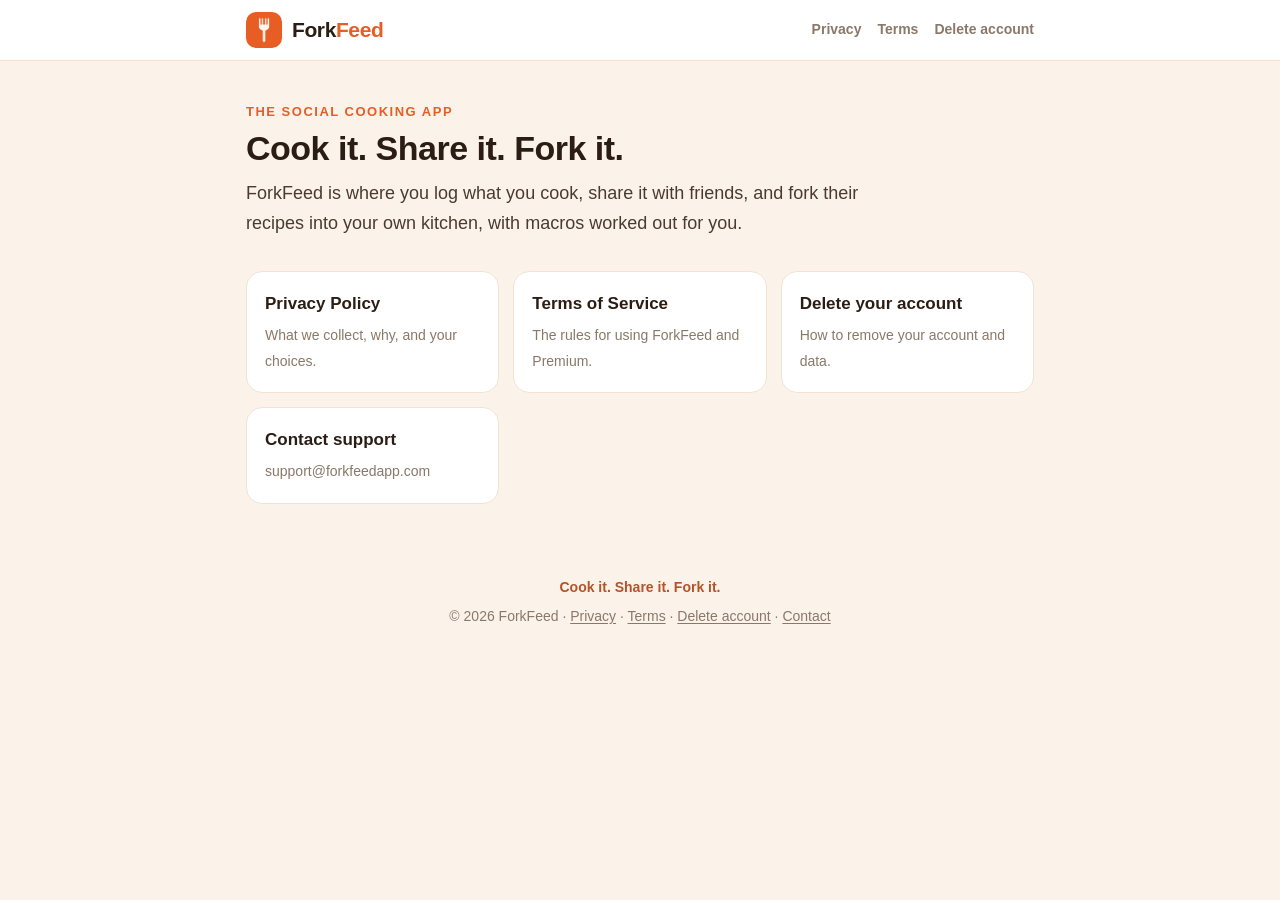
<file: index.html>
<!doctype html>
<html lang="en">
<head>
<meta charset="utf-8">
<meta name="viewport" content="width=device-width, initial-scale=1">
<title>ForkFeed</title>
<meta name="description" content="ForkFeed: the social cooking app. Log what you cook, share it, and fork recipes from people you follow.">
<link rel="icon" href="logo.png">
<link rel="stylesheet" href="style.css">
</head>
<body>
<header class="site-header">
  <div class="inner">
    <a class="brand" href="index.html"><img src="logo.png" alt=""><span>Fork<b>Feed</b></span></a>
    <nav class="nav"><a href="privacy.html">Privacy</a><a href="terms.html">Terms</a><a href="delete-account.html">Delete account</a></nav>
  </div>
</header>

<section class="hero">
  <p class="eyebrow">The social cooking app</p>
  <h1>Cook it. Share it. Fork it.</h1>
  <p class="lede">ForkFeed is where you log what you cook, share it with friends, and fork their recipes into your own kitchen, with macros worked out for you.</p>
</section>
<main>
  <div class="links">
    <a class="link-card" href="privacy.html"><strong>Privacy Policy</strong><span>What we collect, why, and your choices.</span></a>
    <a class="link-card" href="terms.html"><strong>Terms of Service</strong><span>The rules for using ForkFeed and Premium.</span></a>
    <a class="link-card" href="delete-account.html"><strong>Delete your account</strong><span>How to remove your account and data.</span></a>
    <a class="link-card" href="mailto:support@forkfeedapp.com"><strong>Contact support</strong><span>support@forkfeedapp.com</span></a>
  </div>
</main>

<footer>
  <div class="tag">Cook it. Share it. Fork it.</div>
  <div>&copy; 2026 ForkFeed &middot; <a href="privacy.html">Privacy</a> &middot; <a href="terms.html">Terms</a> &middot; <a href="delete-account.html">Delete account</a> &middot; <a href="mailto:support@forkfeedapp.com">Contact</a></div>
</footer>
</body>
</html>
</file>
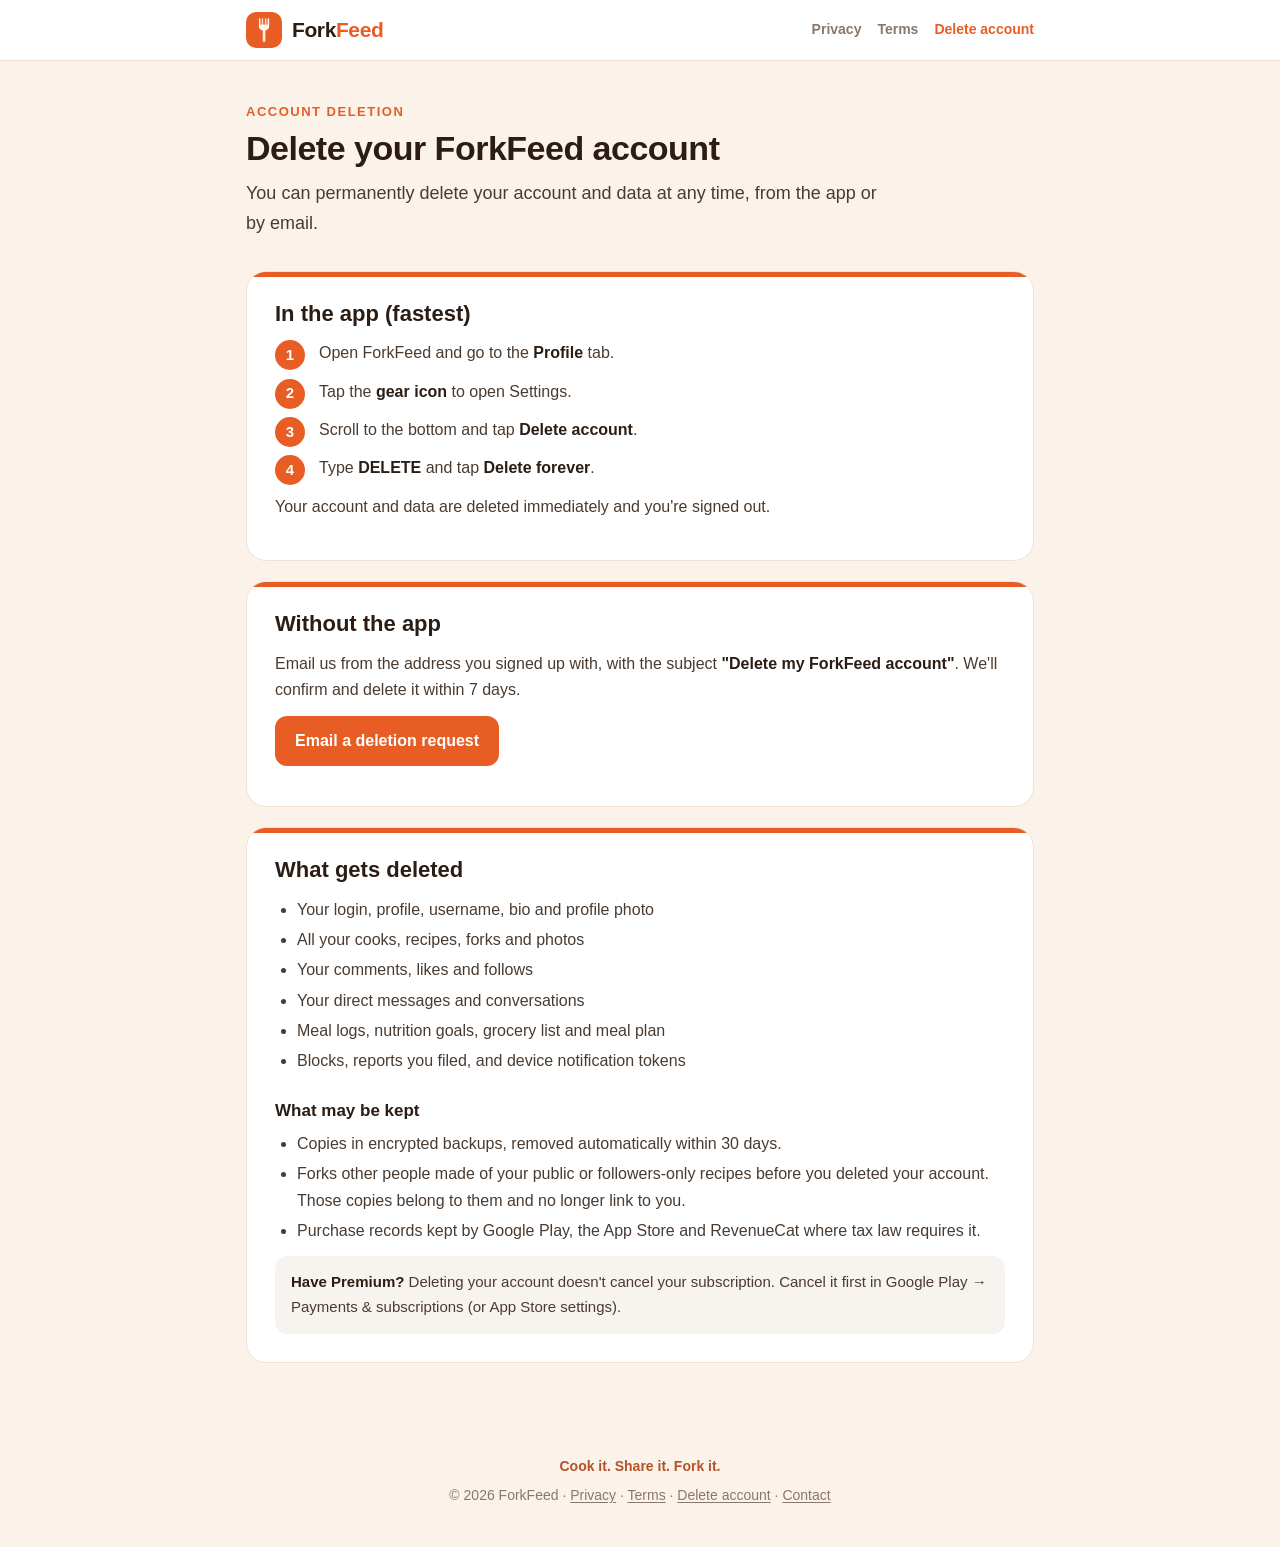
<file: delete-account.html>
<!doctype html>
<html lang="en">
<head>
<meta charset="utf-8">
<meta name="viewport" content="width=device-width, initial-scale=1">
<title>Delete your ForkFeed account</title>
<meta name="description" content="How to delete your ForkFeed account and data.">
<link rel="icon" href="logo.png">
<link rel="stylesheet" href="style.css">
</head>
<body>
<header class="site-header">
  <div class="inner">
    <a class="brand" href="index.html"><img src="logo.png" alt=""><span>Fork<b>Feed</b></span></a>
    <nav class="nav"><a href="privacy.html">Privacy</a><a href="terms.html">Terms</a><a href="delete-account.html" class="active">Delete account</a></nav>
  </div>
</header>

<section class="hero">
  <p class="eyebrow">Account deletion</p>
  <h1>Delete your ForkFeed account</h1>
  <p class="lede">You can permanently delete your account and data at any time, from the app or by email.</p>
</section>
<main>

<div class="card accent">
  <h2>In the app (fastest)</h2>
  <ol class="steps">
    <li>Open ForkFeed and go to the <strong>Profile</strong> tab.</li>
    <li>Tap the <strong>gear icon</strong> to open Settings.</li>
    <li>Scroll to the bottom and tap <strong>Delete account</strong>.</li>
    <li>Type <strong>DELETE</strong> and tap <strong>Delete forever</strong>.</li>
  </ol>
  <p>Your account and data are deleted immediately and you're signed out.</p>
</div>

<div class="card accent">
  <h2>Without the app</h2>
  <p>Email us from the address you signed up with, with the subject <strong>"Delete my ForkFeed account"</strong>. We'll confirm and delete it within 7 days.</p>
  <p><a class="button" href="mailto:support@forkfeedapp.com?subject=Delete%20my%20ForkFeed%20account">Email a deletion request</a></p>
</div>

<div class="card accent">
  <h2>What gets deleted</h2>
  <ul>
    <li>Your login, profile, username, bio and profile photo</li>
    <li>All your cooks, recipes, forks and photos</li>
    <li>Your comments, likes and follows</li>
    <li>Your direct messages and conversations</li>
    <li>Meal logs, nutrition goals, grocery list and meal plan</li>
    <li>Blocks, reports you filed, and device notification tokens</li>
  </ul>
  <h3>What may be kept</h3>
  <ul>
    <li>Copies in encrypted backups, removed automatically within 30 days.</li>
    <li>Forks other people made of your public or followers-only recipes before you deleted your account. Those copies belong to them and no longer link to you.</li>
    <li>Purchase records kept by Google Play, the App Store and RevenueCat where tax law requires it.</li>
  </ul>
  <div class="note"><strong>Have Premium?</strong> Deleting your account doesn't cancel your subscription. Cancel it first in Google Play &rarr; Payments &amp; subscriptions (or App Store settings).</div>
</div>

</main>

<footer>
  <div class="tag">Cook it. Share it. Fork it.</div>
  <div>&copy; 2026 ForkFeed &middot; <a href="privacy.html">Privacy</a> &middot; <a href="terms.html">Terms</a> &middot; <a href="delete-account.html">Delete account</a> &middot; <a href="mailto:support@forkfeedapp.com">Contact</a></div>
</footer>
</body>
</html>
</file>
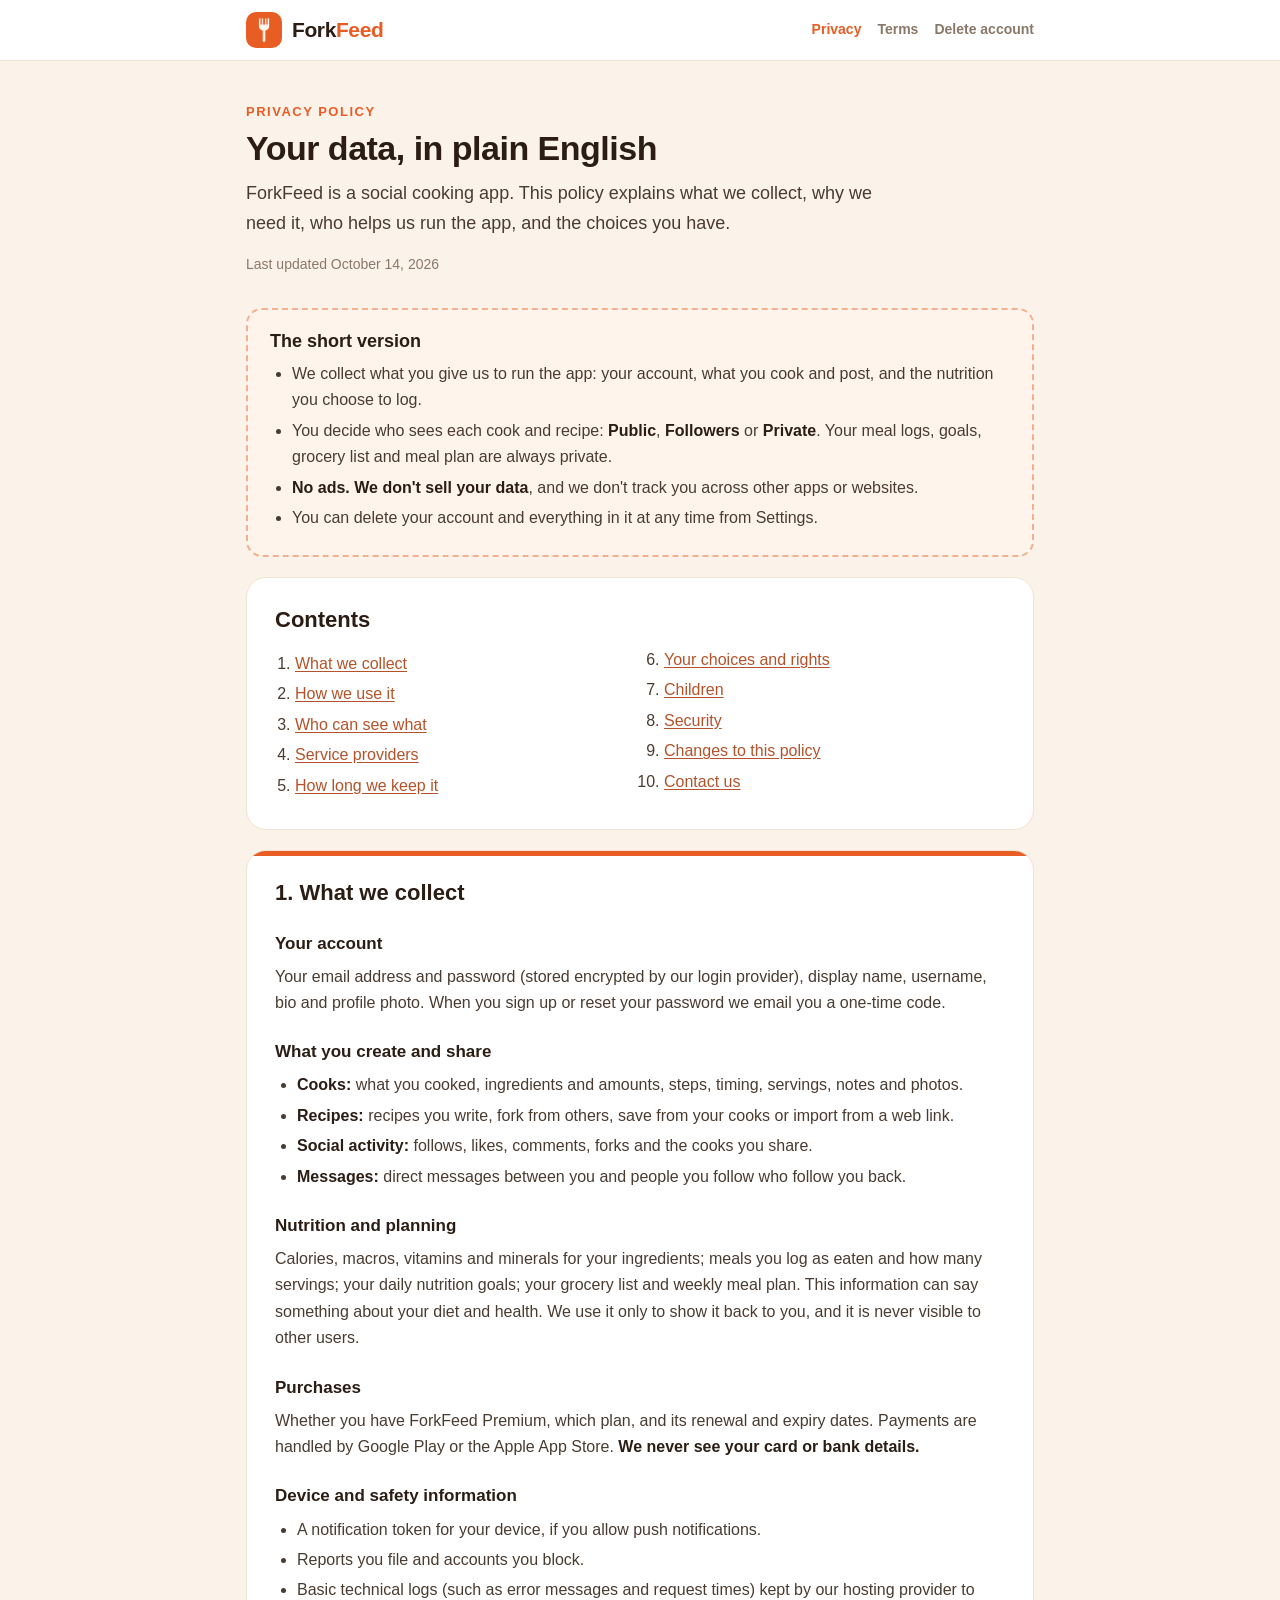
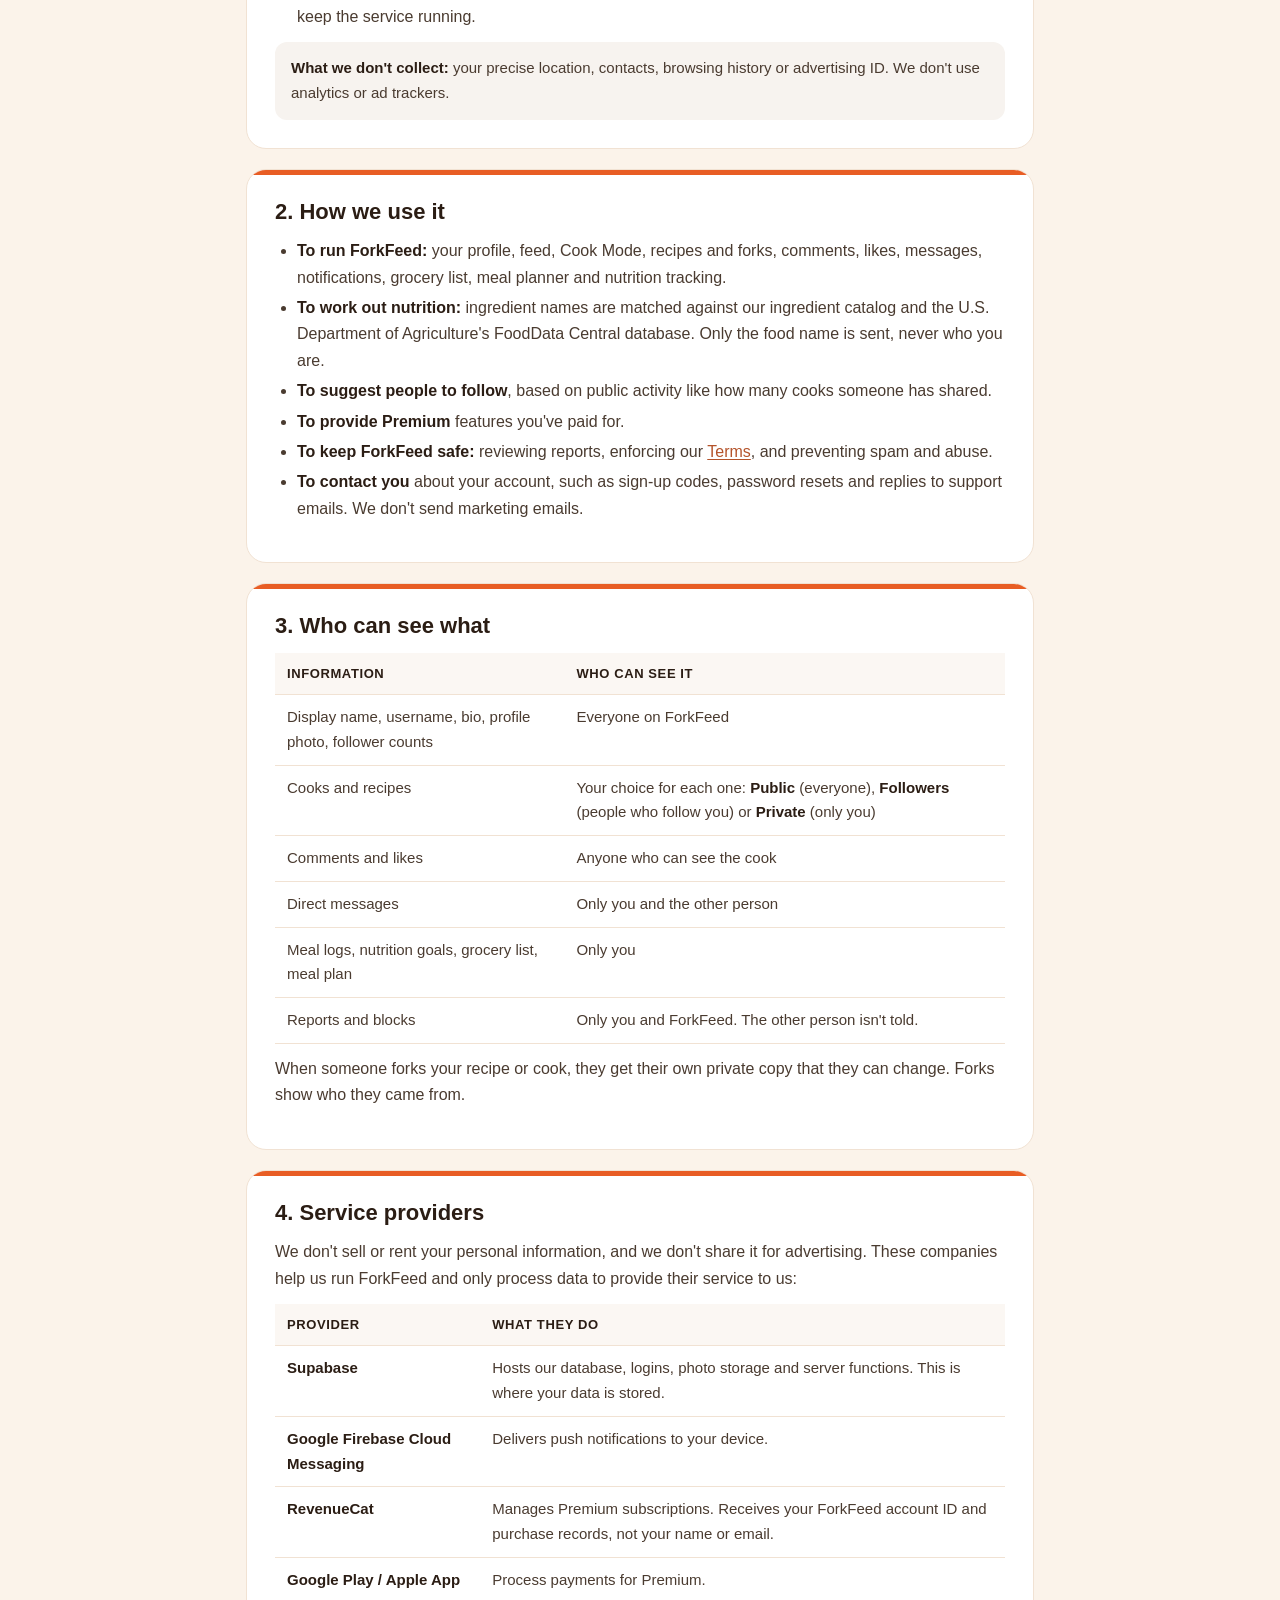
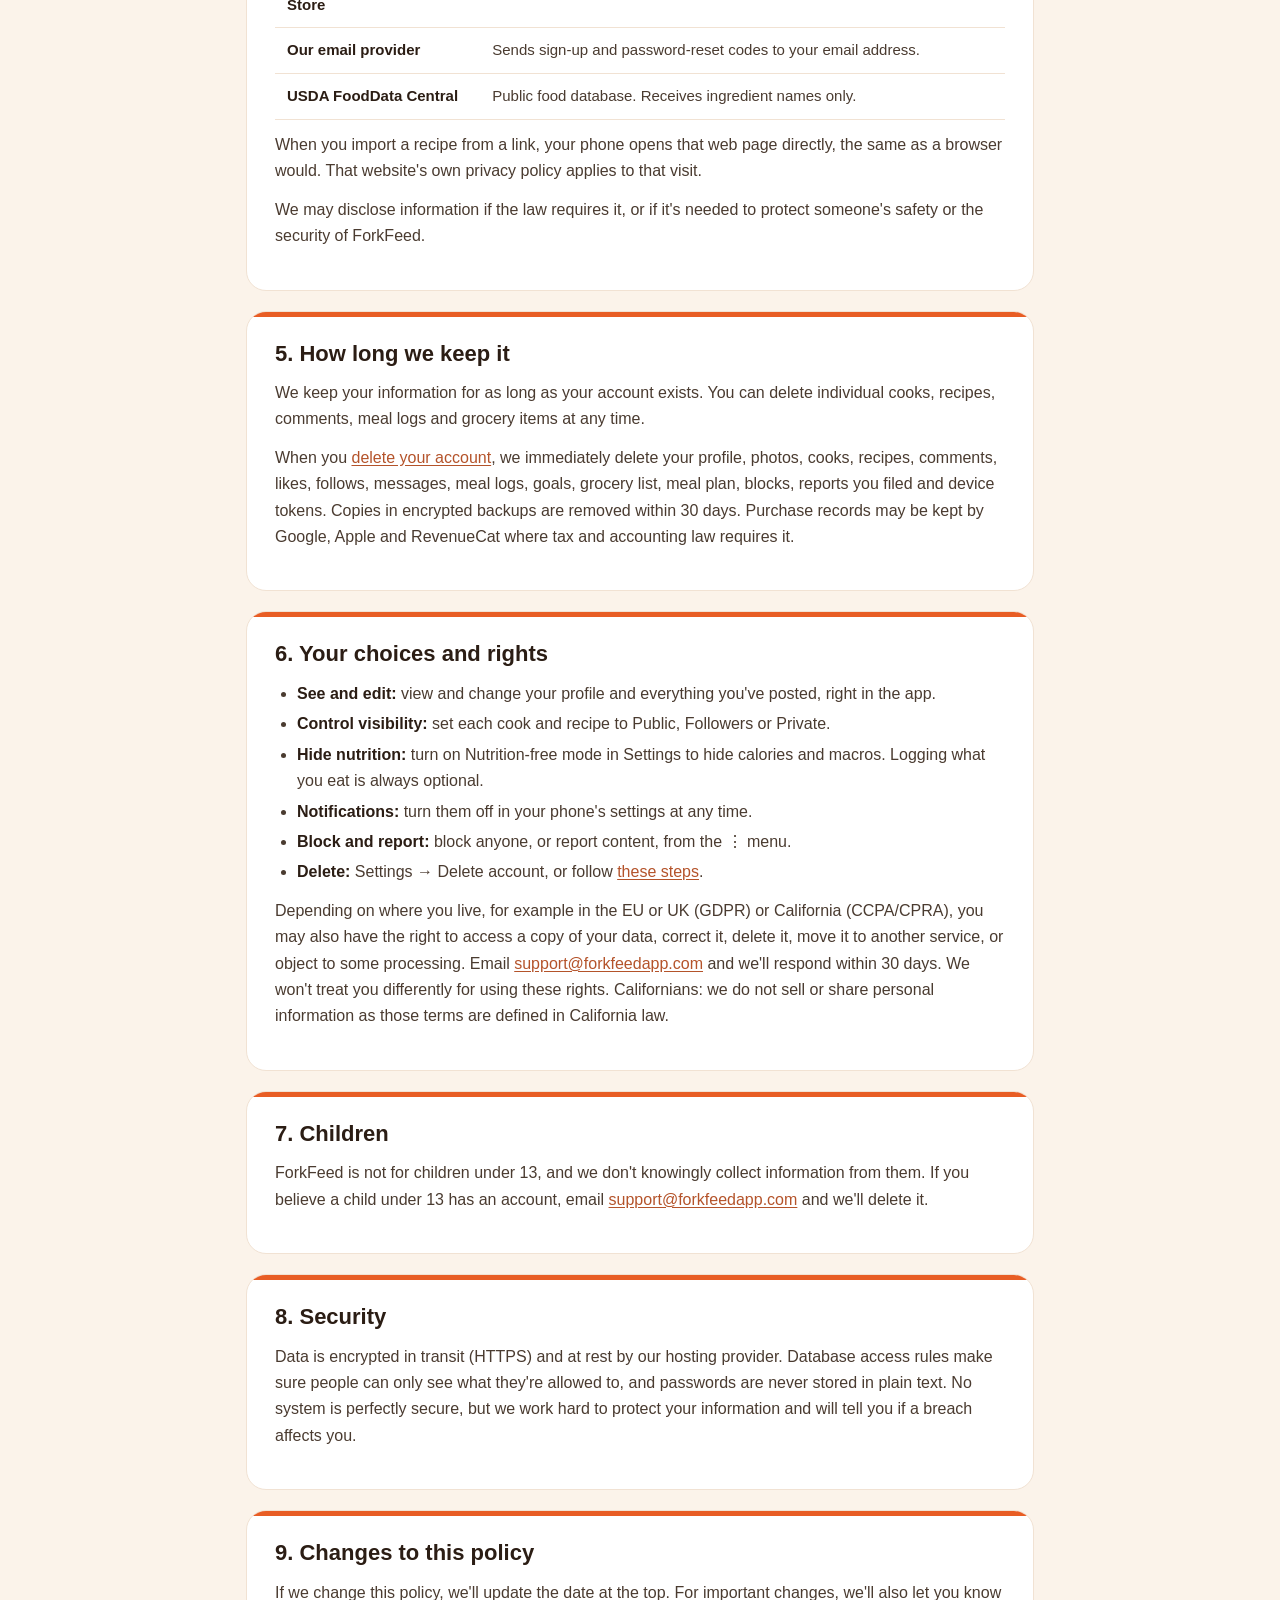
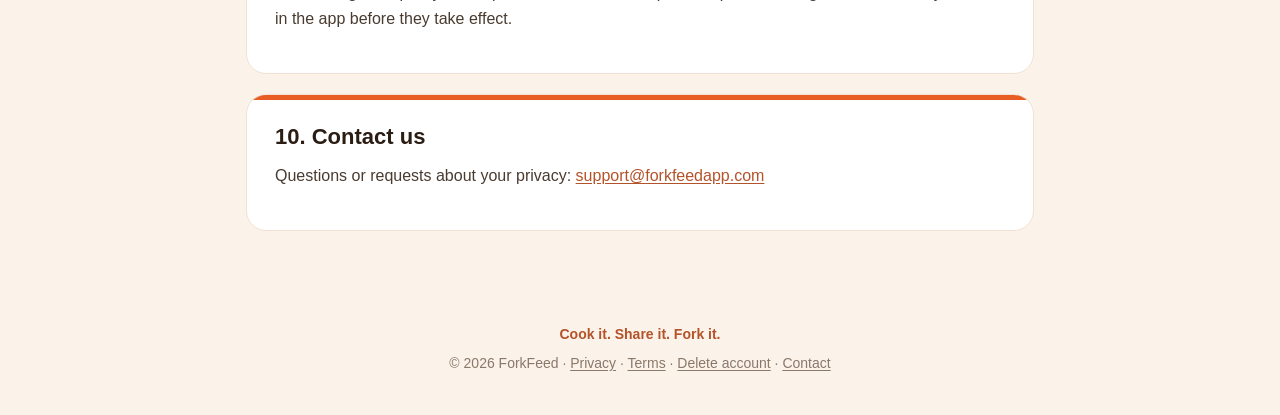
<file: privacy.html>
<!doctype html>
<html lang="en">
<head>
<meta charset="utf-8">
<meta name="viewport" content="width=device-width, initial-scale=1">
<title>ForkFeed Privacy Policy</title>
<meta name="description" content="How ForkFeed collects, uses and protects your information.">
<link rel="icon" href="logo.png">
<link rel="stylesheet" href="style.css">
</head>
<body>
<header class="site-header">
  <div class="inner">
    <a class="brand" href="index.html"><img src="logo.png" alt=""><span>Fork<b>Feed</b></span></a>
    <nav class="nav"><a href="privacy.html" class="active">Privacy</a><a href="terms.html">Terms</a><a href="delete-account.html">Delete account</a></nav>
  </div>
</header>

<section class="hero">
  <p class="eyebrow">Privacy Policy</p>
  <h1>Your data, in plain English</h1>
  <p class="lede">ForkFeed is a social cooking app. This policy explains what we collect, why we need it, who helps us run the app, and the choices you have.</p>
  <p class="updated">Last updated October 14, 2026</p>
</section>
<main>

<div class="summary">
  <h2>The short version</h2>
  <ul>
    <li>We collect what you give us to run the app: your account, what you cook and post, and the nutrition you choose to log.</li>
    <li>You decide who sees each cook and recipe: <strong>Public</strong>, <strong>Followers</strong> or <strong>Private</strong>. Your meal logs, goals, grocery list and meal plan are always private.</li>
    <li><strong>No ads. We don't sell your data</strong>, and we don't track you across other apps or websites.</li>
    <li>You can delete your account and everything in it at any time from Settings.</li>
  </ul>
</div>

<div class="card">
  <h2>Contents</h2>
  <ol class="toc">
    <li><a href="#collect">What we collect</a></li>
    <li><a href="#use">How we use it</a></li>
    <li><a href="#visible">Who can see what</a></li>
    <li><a href="#share">Service providers</a></li>
    <li><a href="#keep">How long we keep it</a></li>
    <li><a href="#rights">Your choices and rights</a></li>
    <li><a href="#children">Children</a></li>
    <li><a href="#security">Security</a></li>
    <li><a href="#changes">Changes to this policy</a></li>
    <li><a href="#contact">Contact us</a></li>
  </ol>
</div>

<div class="card accent">
  <h2 id="collect">1. What we collect</h2>
  <h3>Your account</h3>
  <p>Your email address and password (stored encrypted by our login provider), display name, username, bio and profile photo. When you sign up or reset your password we email you a one-time code.</p>
  <h3>What you create and share</h3>
  <ul>
    <li><strong>Cooks:</strong> what you cooked, ingredients and amounts, steps, timing, servings, notes and photos.</li>
    <li><strong>Recipes:</strong> recipes you write, fork from others, save from your cooks or import from a web link.</li>
    <li><strong>Social activity:</strong> follows, likes, comments, forks and the cooks you share.</li>
    <li><strong>Messages:</strong> direct messages between you and people you follow who follow you back.</li>
  </ul>
  <h3>Nutrition and planning</h3>
  <p>Calories, macros, vitamins and minerals for your ingredients; meals you log as eaten and how many servings; your daily nutrition goals; your grocery list and weekly meal plan. This information can say something about your diet and health. We use it only to show it back to you, and it is never visible to other users.</p>
  <h3>Purchases</h3>
  <p>Whether you have ForkFeed Premium, which plan, and its renewal and expiry dates. Payments are handled by Google Play or the Apple App Store. <strong>We never see your card or bank details.</strong></p>
  <h3>Device and safety information</h3>
  <ul>
    <li>A notification token for your device, if you allow push notifications.</li>
    <li>Reports you file and accounts you block.</li>
    <li>Basic technical logs (such as error messages and request times) kept by our hosting provider to keep the service running.</li>
  </ul>
  <div class="note"><strong>What we don't collect:</strong> your precise location, contacts, browsing history or advertising ID. We don't use analytics or ad trackers.</div>
</div>

<div class="card accent">
  <h2 id="use">2. How we use it</h2>
  <ul>
    <li><strong>To run ForkFeed:</strong> your profile, feed, Cook Mode, recipes and forks, comments, likes, messages, notifications, grocery list, meal planner and nutrition tracking.</li>
    <li><strong>To work out nutrition:</strong> ingredient names are matched against our ingredient catalog and the U.S. Department of Agriculture's FoodData Central database. Only the food name is sent, never who you are.</li>
    <li><strong>To suggest people to follow</strong>, based on public activity like how many cooks someone has shared.</li>
    <li><strong>To provide Premium</strong> features you've paid for.</li>
    <li><strong>To keep ForkFeed safe:</strong> reviewing reports, enforcing our <a href="terms.html">Terms</a>, and preventing spam and abuse.</li>
    <li><strong>To contact you</strong> about your account, such as sign-up codes, password resets and replies to support emails. We don't send marketing emails.</li>
  </ul>
</div>

<div class="card accent">
  <h2 id="visible">3. Who can see what</h2>
  <div class="table-wrap"><table>
    <tr><th>Information</th><th>Who can see it</th></tr>
    <tr><td>Display name, username, bio, profile photo, follower counts</td><td>Everyone on ForkFeed</td></tr>
    <tr><td>Cooks and recipes</td><td>Your choice for each one: <strong>Public</strong> (everyone), <strong>Followers</strong> (people who follow you) or <strong>Private</strong> (only you)</td></tr>
    <tr><td>Comments and likes</td><td>Anyone who can see the cook</td></tr>
    <tr><td>Direct messages</td><td>Only you and the other person</td></tr>
    <tr><td>Meal logs, nutrition goals, grocery list, meal plan</td><td>Only you</td></tr>
    <tr><td>Reports and blocks</td><td>Only you and ForkFeed. The other person isn't told.</td></tr>
  </table></div>
  <p>When someone forks your recipe or cook, they get their own private copy that they can change. Forks show who they came from.</p>
</div>

<div class="card accent">
  <h2 id="share">4. Service providers</h2>
  <p>We don't sell or rent your personal information, and we don't share it for advertising. These companies help us run ForkFeed and only process data to provide their service to us:</p>
  <div class="table-wrap"><table>
    <tr><th>Provider</th><th>What they do</th></tr>
    <tr><td><strong>Supabase</strong></td><td>Hosts our database, logins, photo storage and server functions. This is where your data is stored.</td></tr>
    <tr><td><strong>Google Firebase Cloud Messaging</strong></td><td>Delivers push notifications to your device.</td></tr>
    <tr><td><strong>RevenueCat</strong></td><td>Manages Premium subscriptions. Receives your ForkFeed account ID and purchase records, not your name or email.</td></tr>
    <tr><td><strong>Google Play / Apple App Store</strong></td><td>Process payments for Premium.</td></tr>
    <tr><td><strong>Our email provider</strong></td><td>Sends sign-up and password-reset codes to your email address.</td></tr>
    <tr><td><strong>USDA FoodData Central</strong></td><td>Public food database. Receives ingredient names only.</td></tr>
  </table></div>
  <p>When you import a recipe from a link, your phone opens that web page directly, the same as a browser would. That website's own privacy policy applies to that visit.</p>
  <p>We may disclose information if the law requires it, or if it's needed to protect someone's safety or the security of ForkFeed.</p>
</div>

<div class="card accent">
  <h2 id="keep">5. How long we keep it</h2>
  <p>We keep your information for as long as your account exists. You can delete individual cooks, recipes, comments, meal logs and grocery items at any time.</p>
  <p>When you <a href="delete-account.html">delete your account</a>, we immediately delete your profile, photos, cooks, recipes, comments, likes, follows, messages, meal logs, goals, grocery list, meal plan, blocks, reports you filed and device tokens. Copies in encrypted backups are removed within 30 days. Purchase records may be kept by Google, Apple and RevenueCat where tax and accounting law requires it.</p>
</div>

<div class="card accent">
  <h2 id="rights">6. Your choices and rights</h2>
  <ul>
    <li><strong>See and edit:</strong> view and change your profile and everything you've posted, right in the app.</li>
    <li><strong>Control visibility:</strong> set each cook and recipe to Public, Followers or Private.</li>
    <li><strong>Hide nutrition:</strong> turn on Nutrition-free mode in Settings to hide calories and macros. Logging what you eat is always optional.</li>
    <li><strong>Notifications:</strong> turn them off in your phone's settings at any time.</li>
    <li><strong>Block and report:</strong> block anyone, or report content, from the ⋮ menu.</li>
    <li><strong>Delete:</strong> Settings &rarr; Delete account, or follow <a href="delete-account.html">these steps</a>.</li>
  </ul>
  <p>Depending on where you live, for example in the EU or UK (GDPR) or California (CCPA/CPRA), you may also have the right to access a copy of your data, correct it, delete it, move it to another service, or object to some processing. Email <a href="mailto:support@forkfeedapp.com">support@forkfeedapp.com</a> and we'll respond within 30 days. We won't treat you differently for using these rights. Californians: we do not sell or share personal information as those terms are defined in California law.</p>
</div>

<div class="card accent">
  <h2 id="children">7. Children</h2>
  <p>ForkFeed is not for children under 13, and we don't knowingly collect information from them. If you believe a child under 13 has an account, email <a href="mailto:support@forkfeedapp.com">support@forkfeedapp.com</a> and we'll delete it.</p>
</div>

<div class="card accent">
  <h2 id="security">8. Security</h2>
  <p>Data is encrypted in transit (HTTPS) and at rest by our hosting provider. Database access rules make sure people can only see what they're allowed to, and passwords are never stored in plain text. No system is perfectly secure, but we work hard to protect your information and will tell you if a breach affects you.</p>
</div>

<div class="card accent">
  <h2 id="changes">9. Changes to this policy</h2>
  <p>If we change this policy, we'll update the date at the top. For important changes, we'll also let you know in the app before they take effect.</p>
</div>

<div class="card accent">
  <h2 id="contact">10. Contact us</h2>
  <p>Questions or requests about your privacy: <a href="mailto:support@forkfeedapp.com">support@forkfeedapp.com</a></p>
</div>

</main>

<footer>
  <div class="tag">Cook it. Share it. Fork it.</div>
  <div>&copy; 2026 ForkFeed &middot; <a href="privacy.html">Privacy</a> &middot; <a href="terms.html">Terms</a> &middot; <a href="delete-account.html">Delete account</a> &middot; <a href="mailto:support@forkfeedapp.com">Contact</a></div>
</footer>
</body>
</html>
</file>
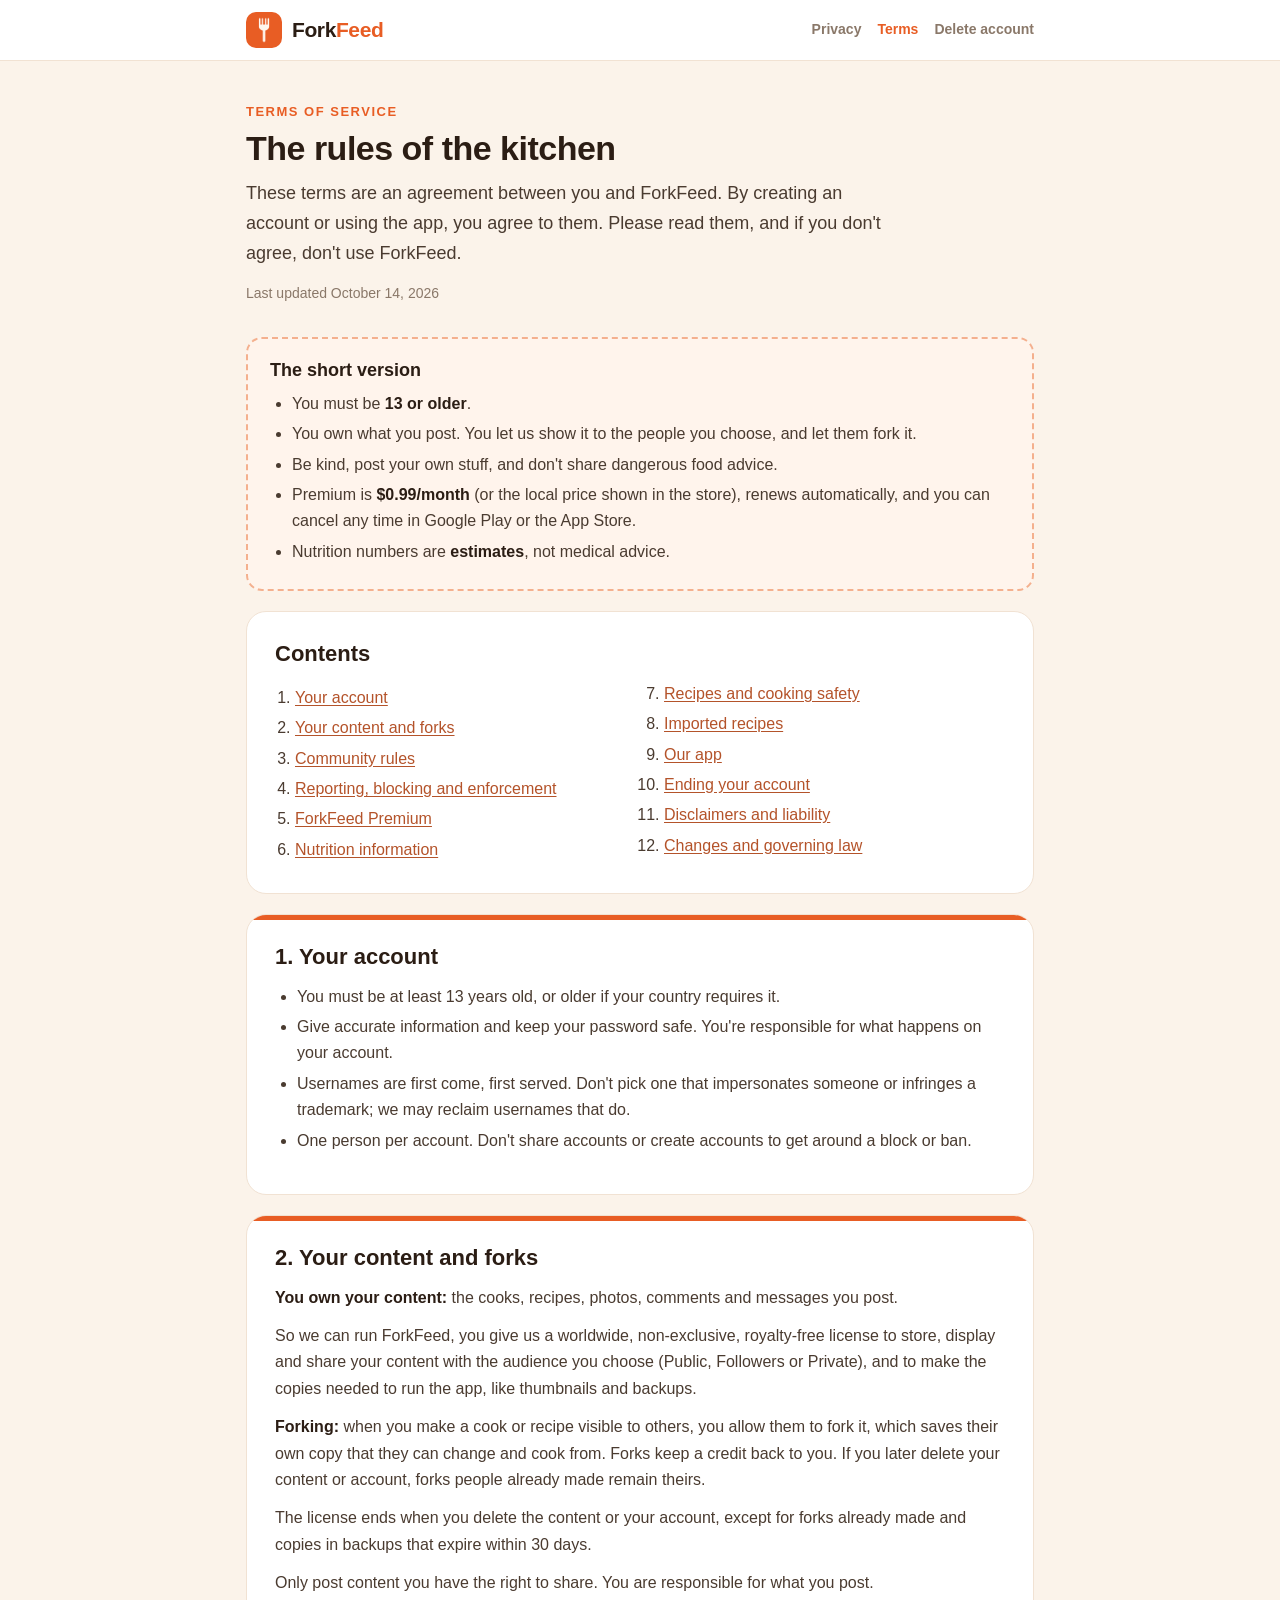
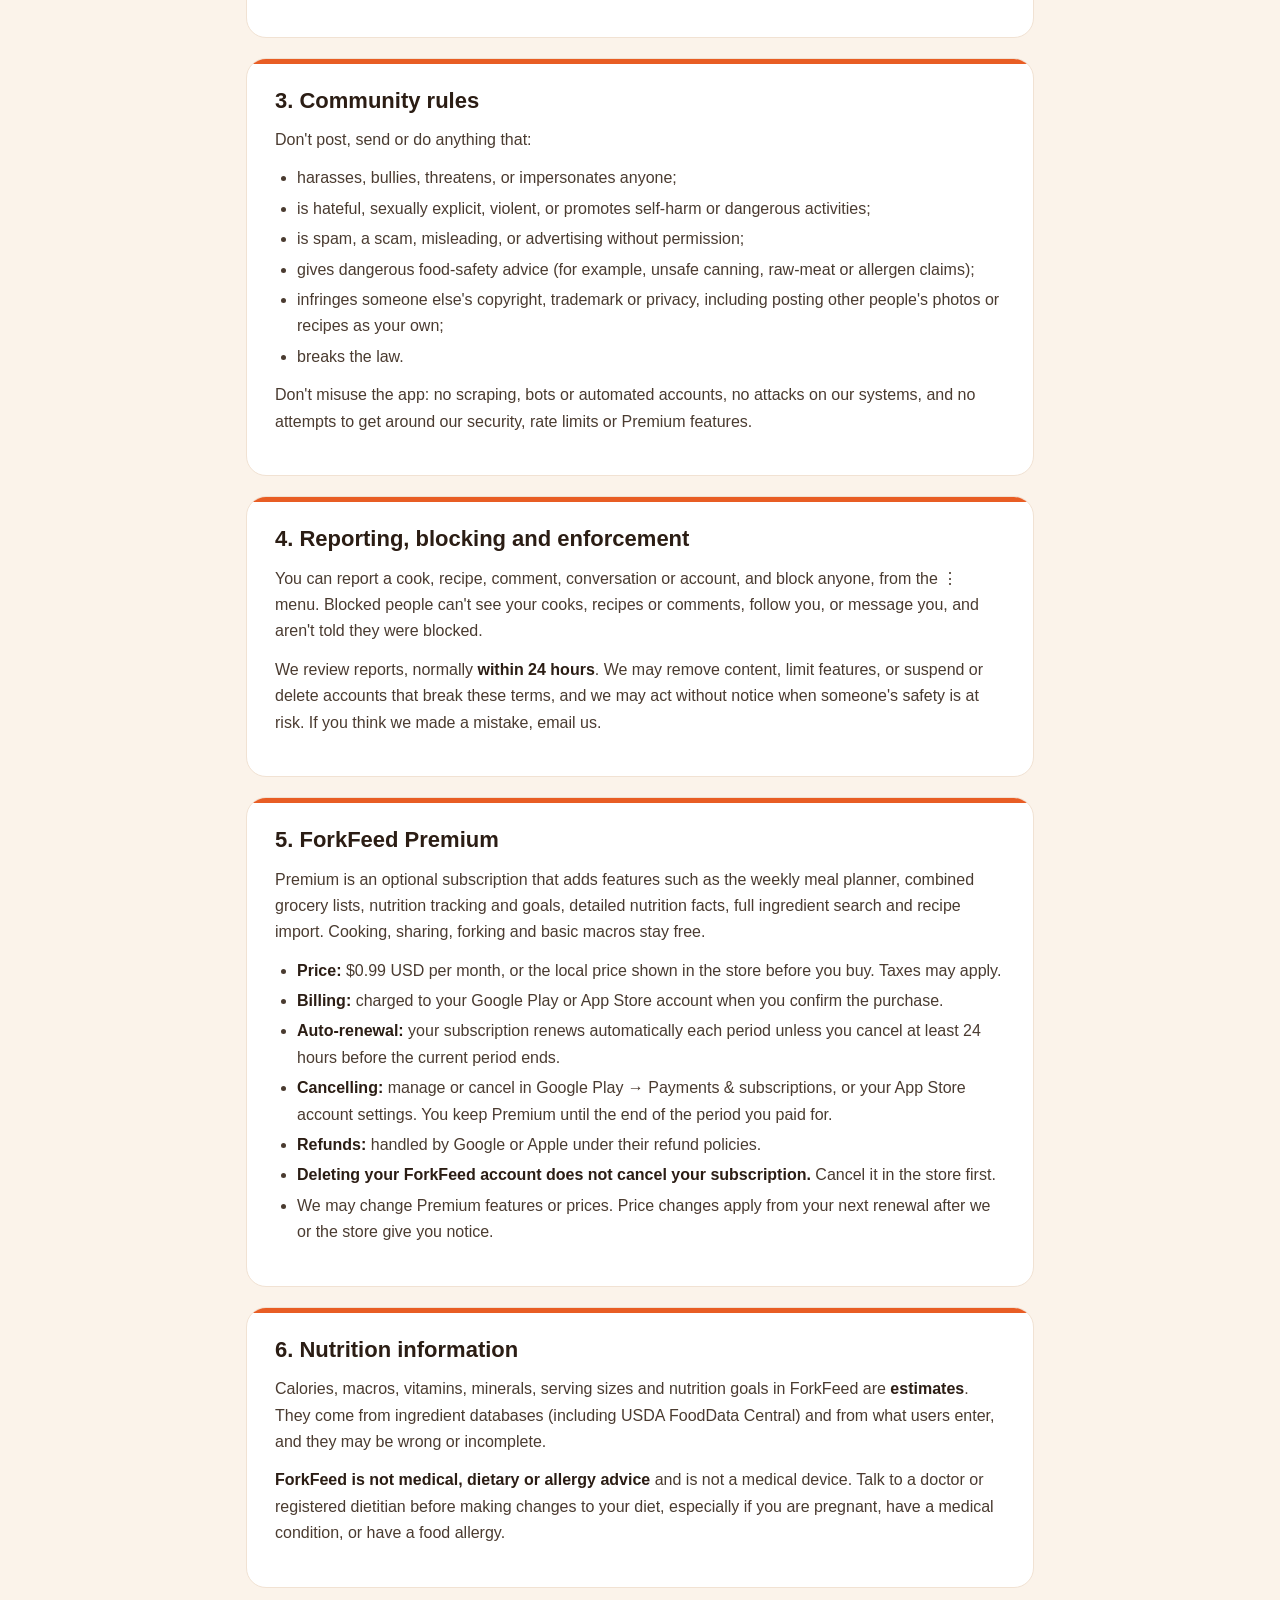
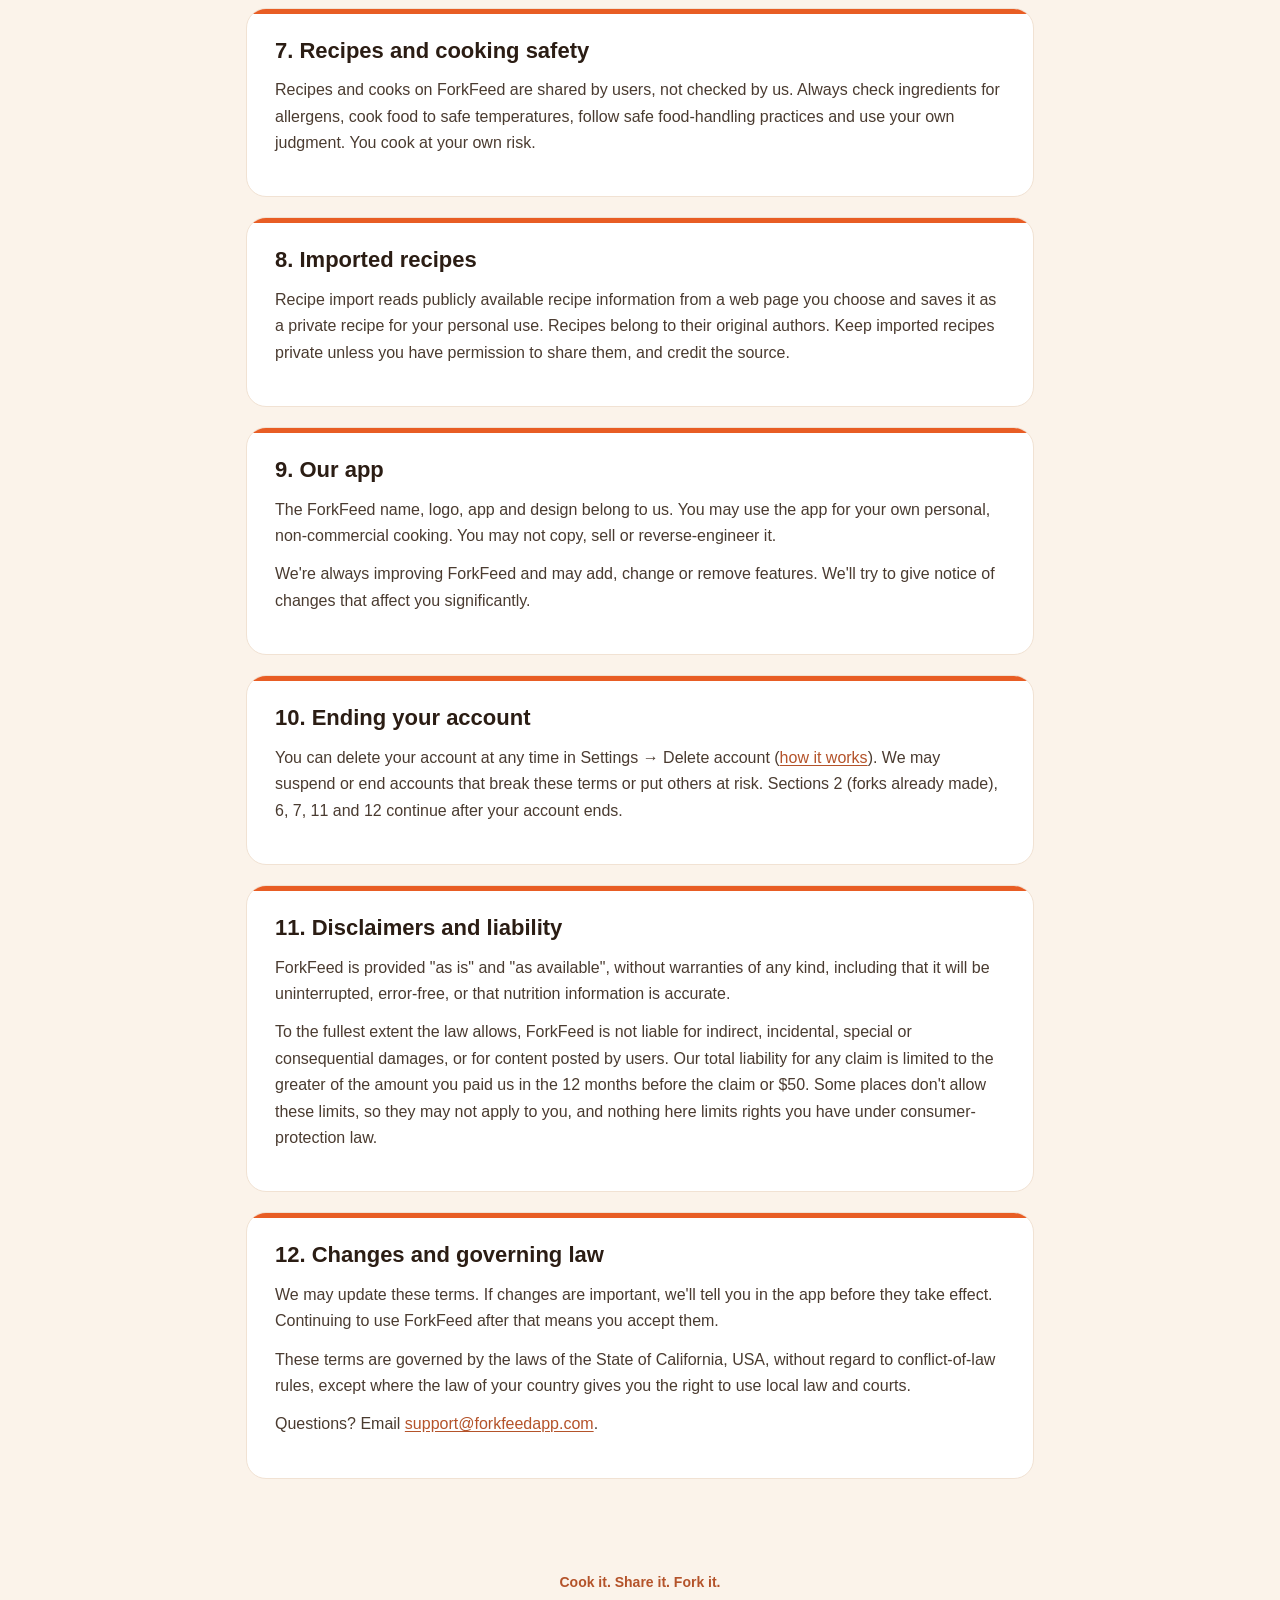
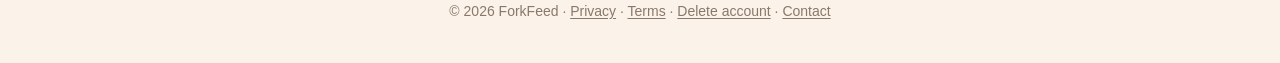
<file: terms.html>
<!doctype html>
<html lang="en">
<head>
<meta charset="utf-8">
<meta name="viewport" content="width=device-width, initial-scale=1">
<title>ForkFeed Terms of Service</title>
<meta name="description" content="The rules for using ForkFeed and ForkFeed Premium.">
<link rel="icon" href="logo.png">
<link rel="stylesheet" href="style.css">
</head>
<body>
<header class="site-header">
  <div class="inner">
    <a class="brand" href="index.html"><img src="logo.png" alt=""><span>Fork<b>Feed</b></span></a>
    <nav class="nav"><a href="privacy.html">Privacy</a><a href="terms.html" class="active">Terms</a><a href="delete-account.html">Delete account</a></nav>
  </div>
</header>

<section class="hero">
  <p class="eyebrow">Terms of Service</p>
  <h1>The rules of the kitchen</h1>
  <p class="lede">These terms are an agreement between you and ForkFeed. By creating an account or using the app, you agree to them. Please read them, and if you don't agree, don't use ForkFeed.</p>
  <p class="updated">Last updated October 14, 2026</p>
</section>
<main>

<div class="summary">
  <h2>The short version</h2>
  <ul>
    <li>You must be <strong>13 or older</strong>.</li>
    <li>You own what you post. You let us show it to the people you choose, and let them fork it.</li>
    <li>Be kind, post your own stuff, and don't share dangerous food advice.</li>
    <li>Premium is <strong>$0.99/month</strong> (or the local price shown in the store), renews automatically, and you can cancel any time in Google Play or the App Store.</li>
    <li>Nutrition numbers are <strong>estimates</strong>, not medical advice.</li>
  </ul>
</div>

<div class="card">
  <h2>Contents</h2>
  <ol class="toc">
    <li><a href="#account">Your account</a></li>
    <li><a href="#content">Your content and forks</a></li>
    <li><a href="#rules">Community rules</a></li>
    <li><a href="#safety">Reporting, blocking and enforcement</a></li>
    <li><a href="#premium">ForkFeed Premium</a></li>
    <li><a href="#nutrition">Nutrition information</a></li>
    <li><a href="#cooking">Recipes and cooking safety</a></li>
    <li><a href="#imports">Imported recipes</a></li>
    <li><a href="#ours">Our app</a></li>
    <li><a href="#ending">Ending your account</a></li>
    <li><a href="#disclaimers">Disclaimers and liability</a></li>
    <li><a href="#law">Changes and governing law</a></li>
  </ol>
</div>

<div class="card accent">
  <h2 id="account">1. Your account</h2>
  <ul>
    <li>You must be at least 13 years old, or older if your country requires it.</li>
    <li>Give accurate information and keep your password safe. You're responsible for what happens on your account.</li>
    <li>Usernames are first come, first served. Don't pick one that impersonates someone or infringes a trademark; we may reclaim usernames that do.</li>
    <li>One person per account. Don't share accounts or create accounts to get around a block or ban.</li>
  </ul>
</div>

<div class="card accent">
  <h2 id="content">2. Your content and forks</h2>
  <p><strong>You own your content:</strong> the cooks, recipes, photos, comments and messages you post.</p>
  <p>So we can run ForkFeed, you give us a worldwide, non-exclusive, royalty-free license to store, display and share your content with the audience you choose (Public, Followers or Private), and to make the copies needed to run the app, like thumbnails and backups.</p>
  <p><strong>Forking:</strong> when you make a cook or recipe visible to others, you allow them to fork it, which saves their own copy that they can change and cook from. Forks keep a credit back to you. If you later delete your content or account, forks people already made remain theirs.</p>
  <p>The license ends when you delete the content or your account, except for forks already made and copies in backups that expire within 30 days.</p>
  <p>Only post content you have the right to share. You are responsible for what you post.</p>
</div>

<div class="card accent">
  <h2 id="rules">3. Community rules</h2>
  <p>Don't post, send or do anything that:</p>
  <ul>
    <li>harasses, bullies, threatens, or impersonates anyone;</li>
    <li>is hateful, sexually explicit, violent, or promotes self-harm or dangerous activities;</li>
    <li>is spam, a scam, misleading, or advertising without permission;</li>
    <li>gives dangerous food-safety advice (for example, unsafe canning, raw-meat or allergen claims);</li>
    <li>infringes someone else's copyright, trademark or privacy, including posting other people's photos or recipes as your own;</li>
    <li>breaks the law.</li>
  </ul>
  <p>Don't misuse the app: no scraping, bots or automated accounts, no attacks on our systems, and no attempts to get around our security, rate limits or Premium features.</p>
</div>

<div class="card accent">
  <h2 id="safety">4. Reporting, blocking and enforcement</h2>
  <p>You can report a cook, recipe, comment, conversation or account, and block anyone, from the ⋮ menu. Blocked people can't see your cooks, recipes or comments, follow you, or message you, and aren't told they were blocked.</p>
  <p>We review reports, normally <strong>within 24 hours</strong>. We may remove content, limit features, or suspend or delete accounts that break these terms, and we may act without notice when someone's safety is at risk. If you think we made a mistake, email us.</p>
</div>

<div class="card accent">
  <h2 id="premium">5. ForkFeed Premium</h2>
  <p>Premium is an optional subscription that adds features such as the weekly meal planner, combined grocery lists, nutrition tracking and goals, detailed nutrition facts, full ingredient search and recipe import. Cooking, sharing, forking and basic macros stay free.</p>
  <ul>
    <li><strong>Price:</strong> $0.99 USD per month, or the local price shown in the store before you buy. Taxes may apply.</li>
    <li><strong>Billing:</strong> charged to your Google Play or App Store account when you confirm the purchase.</li>
    <li><strong>Auto-renewal:</strong> your subscription renews automatically each period unless you cancel at least 24 hours before the current period ends.</li>
    <li><strong>Cancelling:</strong> manage or cancel in Google Play &rarr; Payments &amp; subscriptions, or your App Store account settings. You keep Premium until the end of the period you paid for.</li>
    <li><strong>Refunds:</strong> handled by Google or Apple under their refund policies.</li>
    <li><strong>Deleting your ForkFeed account does not cancel your subscription.</strong> Cancel it in the store first.</li>
    <li>We may change Premium features or prices. Price changes apply from your next renewal after we or the store give you notice.</li>
  </ul>
</div>

<div class="card accent">
  <h2 id="nutrition">6. Nutrition information</h2>
  <p>Calories, macros, vitamins, minerals, serving sizes and nutrition goals in ForkFeed are <strong>estimates</strong>. They come from ingredient databases (including USDA FoodData Central) and from what users enter, and they may be wrong or incomplete.</p>
  <p><strong>ForkFeed is not medical, dietary or allergy advice</strong> and is not a medical device. Talk to a doctor or registered dietitian before making changes to your diet, especially if you are pregnant, have a medical condition, or have a food allergy.</p>
</div>

<div class="card accent">
  <h2 id="cooking">7. Recipes and cooking safety</h2>
  <p>Recipes and cooks on ForkFeed are shared by users, not checked by us. Always check ingredients for allergens, cook food to safe temperatures, follow safe food-handling practices and use your own judgment. You cook at your own risk.</p>
</div>

<div class="card accent">
  <h2 id="imports">8. Imported recipes</h2>
  <p>Recipe import reads publicly available recipe information from a web page you choose and saves it as a private recipe for your personal use. Recipes belong to their original authors. Keep imported recipes private unless you have permission to share them, and credit the source.</p>
</div>

<div class="card accent">
  <h2 id="ours">9. Our app</h2>
  <p>The ForkFeed name, logo, app and design belong to us. You may use the app for your own personal, non-commercial cooking. You may not copy, sell or reverse-engineer it.</p>
  <p>We're always improving ForkFeed and may add, change or remove features. We'll try to give notice of changes that affect you significantly.</p>
</div>

<div class="card accent">
  <h2 id="ending">10. Ending your account</h2>
  <p>You can delete your account at any time in Settings &rarr; Delete account (<a href="delete-account.html">how it works</a>). We may suspend or end accounts that break these terms or put others at risk. Sections 2 (forks already made), 6, 7, 11 and 12 continue after your account ends.</p>
</div>

<div class="card accent">
  <h2 id="disclaimers">11. Disclaimers and liability</h2>
  <p>ForkFeed is provided "as is" and "as available", without warranties of any kind, including that it will be uninterrupted, error-free, or that nutrition information is accurate.</p>
  <p>To the fullest extent the law allows, ForkFeed is not liable for indirect, incidental, special or consequential damages, or for content posted by users. Our total liability for any claim is limited to the greater of the amount you paid us in the 12 months before the claim or $50. Some places don't allow these limits, so they may not apply to you, and nothing here limits rights you have under consumer-protection law.</p>
</div>

<div class="card accent">
  <h2 id="law">12. Changes and governing law</h2>
  <p>We may update these terms. If changes are important, we'll tell you in the app before they take effect. Continuing to use ForkFeed after that means you accept them.</p>
  <p>These terms are governed by the laws of the State of California, USA, without regard to conflict-of-law rules, except where the law of your country gives you the right to use local law and courts.</p>
  <p>Questions? Email <a href="mailto:support@forkfeedapp.com">support@forkfeedapp.com</a>.</p>
</div>

</main>

<footer>
  <div class="tag">Cook it. Share it. Fork it.</div>
  <div>&copy; 2026 ForkFeed &middot; <a href="privacy.html">Privacy</a> &middot; <a href="terms.html">Terms</a> &middot; <a href="delete-account.html">Delete account</a> &middot; <a href="mailto:support@forkfeedapp.com">Contact</a></div>
</footer>
</body>
</html>
</file>
<file: style.css>
:root {
  --orange: #E85D24;
  --orange-dark: #B4532A;
  --orange-soft: #FFF4EC;
  --cream: #FBF3EA;
  --ink: #2B1D14;
  --body: #4A3B30;
  --muted: #8A7869;
  --line: #F1E2D3;
  --card: #FFFFFF;
}
* { box-sizing: border-box; }
html { scroll-behavior: smooth; }
body {
  margin: 0;
  background: var(--cream);
  color: var(--body);
  font: 16px/1.65 -apple-system, "Segoe UI", Roboto, Helvetica, Arial, sans-serif;
  -webkit-text-size-adjust: 100%;
}
a { color: var(--orange-dark); text-underline-offset: 2px; }
a:hover { color: var(--orange); }

/* Header */
.site-header {
  background: var(--card);
  border-bottom: 1px solid var(--line);
  position: sticky; top: 0; z-index: 10;
}
.site-header .inner {
  max-width: 820px; margin: 0 auto; padding: 12px 16px;
  display: flex; align-items: center; justify-content: space-between; gap: 12px;
}
.brand { display: flex; align-items: center; gap: 10px; text-decoration: none; }
.brand img { width: 36px; height: 36px; border-radius: 10px; display: block; }
.brand span { font-size: 21px; font-weight: 800; color: var(--ink); letter-spacing: -0.4px; }
.brand span b { color: var(--orange); font-weight: 800; }
.nav { display: flex; gap: 16px; font-size: 14px; flex-wrap: wrap; justify-content: flex-end; }
.nav a { color: var(--muted); text-decoration: none; font-weight: 600; }
.nav a:hover, .nav a.active { color: var(--orange); }

/* Hero */
.hero { max-width: 820px; margin: 0 auto; padding: 40px 16px 8px; }
.eyebrow {
  margin: 0 0 6px; font-size: 13px; font-weight: 700; letter-spacing: 1.5px;
  text-transform: uppercase; color: var(--orange);
}
h1 { margin: 0 0 10px; font-size: 34px; line-height: 1.2; font-weight: 800; color: var(--ink); letter-spacing: -0.5px; }
.lede { margin: 0; font-size: 18px; color: var(--body); max-width: 640px; }
.updated { margin: 14px 0 0; font-size: 14px; color: var(--muted); }

/* Layout */
main { max-width: 820px; margin: 0 auto; padding: 24px 16px 64px; }
.card {
  background: var(--card); border: 1px solid var(--line); border-radius: 20px;
  padding: 28px; margin: 0 0 20px; overflow: hidden; position: relative;
}
.card.accent::before {
  content: ""; position: absolute; left: 0; top: 0; right: 0; height: 5px; background: var(--orange);
}
h2 { margin: 0 0 12px; font-size: 22px; line-height: 1.3; color: var(--ink); scroll-margin-top: 80px; }
h3 { margin: 22px 0 6px; font-size: 17px; color: var(--ink); }
p { margin: 0 0 12px; }
ul, ol { margin: 0 0 12px; padding-left: 22px; }
li { margin: 4px 0; }
strong { color: var(--ink); }

/* Summary box */
.summary { background: var(--orange-soft); border: 2px dashed #F4B08E; border-radius: 16px; padding: 20px 22px; margin: 0 0 20px; }
.summary h2 { font-size: 18px; margin-bottom: 8px; }
.summary ul { margin: 0; }

/* Table of contents */
.toc { columns: 2; column-gap: 28px; margin: 0; padding-left: 20px; }
.toc li { break-inside: avoid; }
@media (max-width: 560px) { .toc { columns: 1; } }

/* Tables */
.table-wrap { overflow-x: auto; margin: 0 0 12px; }
table { width: 100%; border-collapse: collapse; font-size: 15px; }
th, td { text-align: left; vertical-align: top; padding: 10px 12px; border-bottom: 1px solid var(--line); }
th { color: var(--ink); background: #FBF7F3; font-size: 13px; text-transform: uppercase; letter-spacing: 0.6px; }

/* Steps */
.steps { counter-reset: s; list-style: none; padding: 0; }
.steps li { counter-increment: s; position: relative; padding-left: 44px; margin: 12px 0; }
.steps li::before {
  content: counter(s); position: absolute; left: 0; top: 0;
  width: 30px; height: 30px; border-radius: 50%; background: var(--orange); color: #fff;
  font-weight: 800; font-size: 15px; display: flex; align-items: center; justify-content: center;
}

.note { background: #F7F3EF; border-radius: 12px; padding: 14px 16px; font-size: 15px; margin: 12px 0 0; }
.button {
  display: inline-block; background: var(--orange); color: #fff !important; text-decoration: none;
  font-weight: 700; padding: 12px 20px; border-radius: 12px;
}
.button:hover { background: var(--orange-dark); }

/* Landing */
.links { display: grid; grid-template-columns: repeat(auto-fit, minmax(220px, 1fr)); gap: 14px; }
.link-card { display: block; text-decoration: none; background: var(--card); border: 1px solid var(--line); border-radius: 16px; padding: 18px; }
.link-card:hover { border-color: #F4B08E; }
.link-card strong { display: block; font-size: 17px; margin-bottom: 4px; }
.link-card span { color: var(--muted); font-size: 14px; }

/* Footer */
footer { text-align: center; padding: 8px 16px 40px; color: var(--muted); font-size: 14px; }
footer .tag { color: var(--orange-dark); font-weight: 700; margin-bottom: 6px; }
footer a { color: var(--muted); }
</file>
